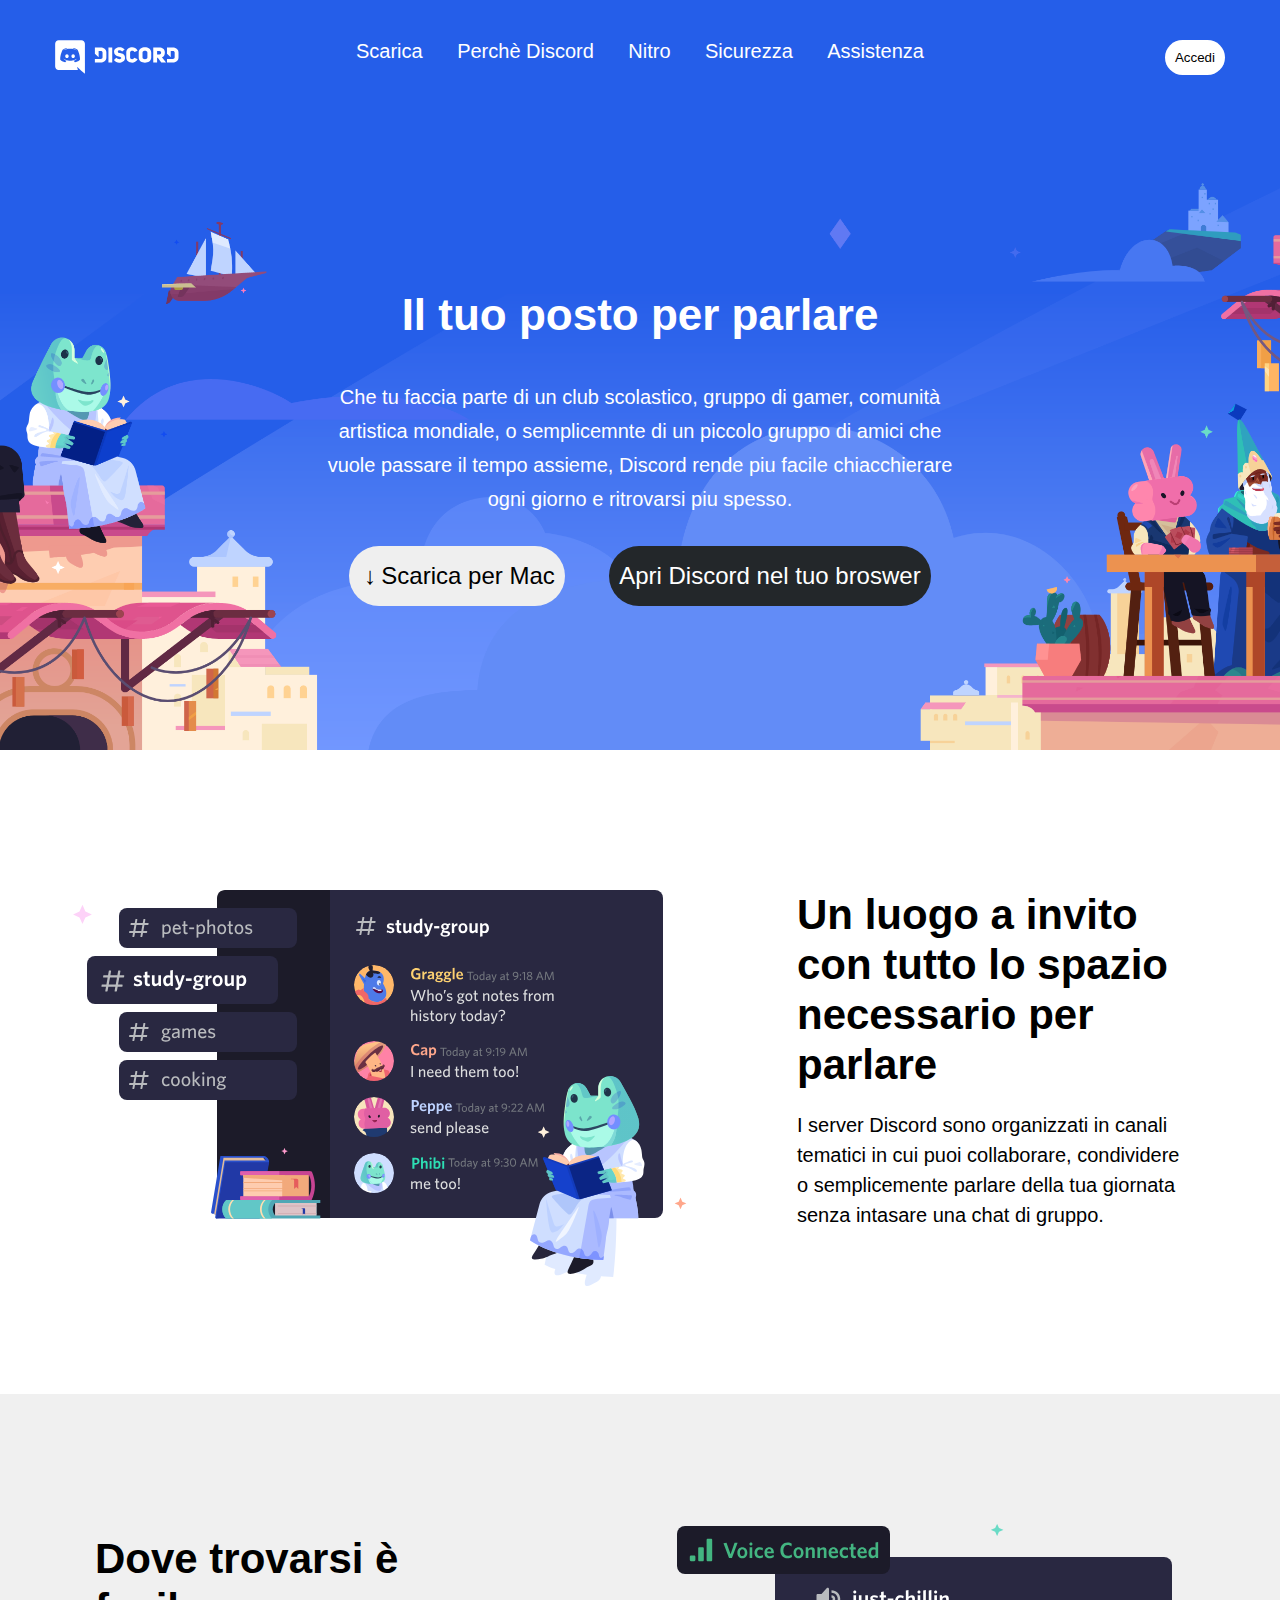
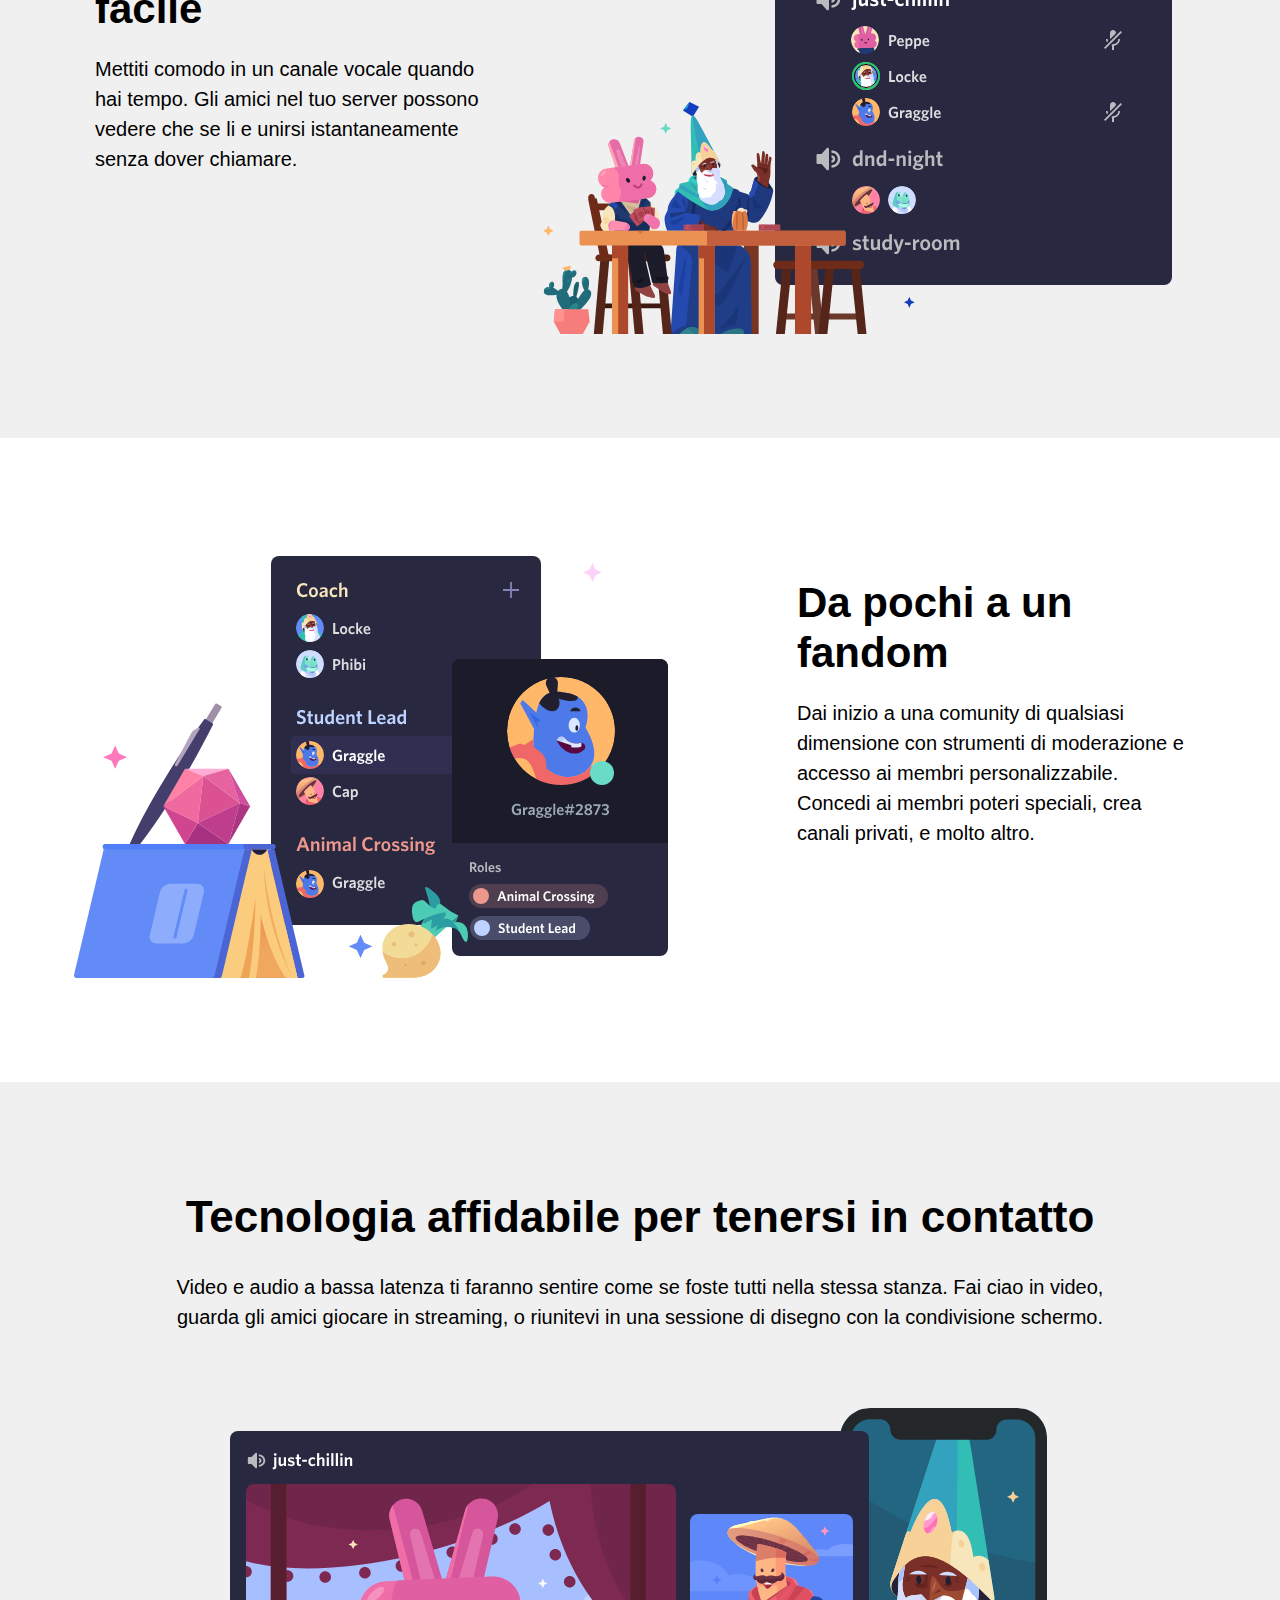
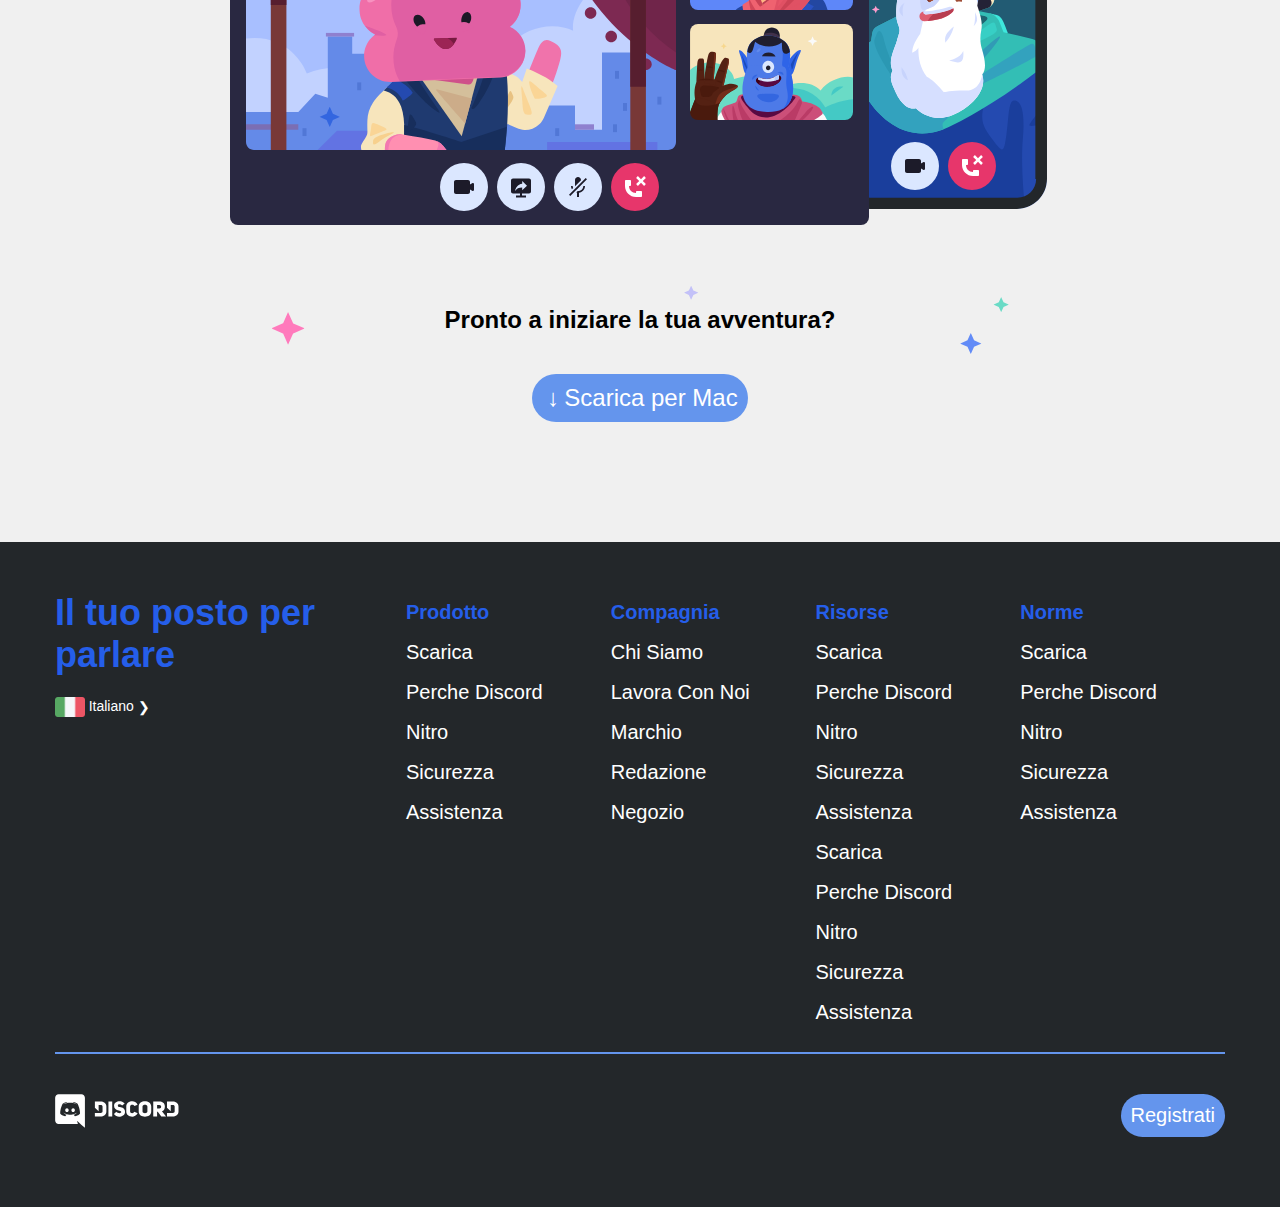
<file: index.html>
<!DOCTYPE html>
<html lang="en">
<head>
    <meta charset="UTF-8">
    <meta http-equiv="X-UA-Compatible" content="IE=edge">
    <meta name="viewport" content="width=device-width, initial-scale=1.0">

    <title>Discord | Il luogo ideale per parlare e ritrovarsi </title>

    <link rel="stylesheet" href="css/style.css">

    <link rel="stylesheet" href="https://cdnjs.cloudflare.com/ajax/libs/font-awesome/6.2.1/css/all.min.css" integrity="sha512-MV7K8+y+gLIBoVD59lQIYicR65iaqukzvf/nwasF0nqhPay5w/9lJmVM2hMDcnK1OnMGCdVK+iQrJ7lzPJQd1w==" crossorigin="anonymous" referrerpolicy="no-referrer" />
</head>
<body>
    <!-- Intestazione della pagina -->
    <header>
        <div class="topbar">
            <div class="logo-column">
                <a href="#"><img src="img/logo.svg" alt="logo discord"></a>
            </div>
            <nav class="menu-column">
                <ul>
                    <li><a href="#">Scarica</a></li>
                    <li><a href="#">Perchè Discord</a></li>
                    <li><a href="#">Nitro</a></li>
                    <li><a href="#">Sicurezza</a></li>
                    <li><a href="#">Assistenza</a></li>
                </ul>
            </nav>
            <div class="login-column">
                <button>Accedi</button>
            </div>
        </div>
        <div id="jumbotron">
            <div class="content">
                <h1>Il tuo posto per parlare</h1>
                <p>Che tu faccia parte di un club scolastico, gruppo di gamer, comunità artistica mondiale, o semplicemnte di un piccolo gruppo di amici che vuole passare il tempo assieme, Discord rende piu facile chiacchierare ogni giorno e ritrovarsi piu spesso.</p>
                <button class="arrow-down-black">Scarica per Mac</button>
                <button class="black">Apri Discord nel tuo broswer</button>
            </div>
        </div>
    </header>

    <!-- Corpo della pagina -->
    <main>
        <section>
            <div class="section-container">
                <div class="big-column">
                    <img src="./img/item1.svg" alt="foto menu discord">
                </div>
                <div class="small-column">
                    <h1>Un luogo a invito con tutto lo spazio necessario per parlare</h1>
                    <p>I server Discord sono organizzati in canali tematici in cui puoi collaborare, condividere o semplicemente parlare della tua giornata senza intasare una chat di gruppo.</p>
                </div>
            </div>
        </section>

        <section class="bg-color">
            <div class="section-container">
                <div class="small-column">
                    <h1>Dove trovarsi è facile</h1>
                    <p>Mettiti comodo in un canale vocale quando hai tempo. Gli amici nel tuo server possono vedere che se li e unirsi istantaneamente senza dover chiamare.</p>
                </div>
                <div class="big-column">
                    <img src="./img/item2.svg" alt="foto menu discord">
                </div>
            </div>
        </section>

        <section>
            <div class="section-container">
                <div class="big-column">
                    <img src="./img/item3.svg" alt="foto menu discord">
                </div>
                <div class="small-column">
                    <h1>Da pochi a un fandom</h1>
                    <p>Dai inizio a una comunity di qualsiasi dimensione con strumenti di moderazione e accesso ai membri personalizzabile. Concedi ai membri poteri speciali, crea canali privati, e molto altro.</p>
                </div>
            </div>
        </section>

        <section class="bg-color">
            <div class="section-container">
                <div class="full-column">
                    <h1>Tecnologia affidabile per tenersi in contatto</h1>
                    <p>Video e audio a bassa latenza ti faranno sentire come se foste tutti nella stessa stanza. Fai ciao in video, guarda gli amici giocare in streaming, o riunitevi in una sessione  di disegno con la condivisione schermo.</p>
                    <img src="./img/item4-big.svg" alt="foto videochiamate discord">
                
                    <h2 class="sfondo">Pronto a iniziare la tua avventura?</h2>
                
                    <button class="arrow-down-white">Scarica per Mac</button>
                </div>
            </div>
        </section>
    </main>

    <!-- Finale della pagina -->
    <footer>
         <div class="container">  
            <div class="footer-top">
                <div class="main-column-footer">
                    <h1>Il tuo posto per parlare</h1>
                    <a class="half-arrow" href="#"> <img src="img/ita.png" alt="bandiera italiana"> Italiano </a>
                    <div class="loghi">
                        <a class="social" href="#"><i class="fa-brands fa-twitter"></i></a>
                            &nbsp;
                        <a class="social" href="#"><i class="fa-brands fa-instagram"></i></a>
                            &nbsp;
                        <a class="social" href="#"><i class="fa-brands fa-square-facebook"></i></a>
                        &nbsp;
                        <a class="social" href="#"><i class="fa-brands fa-youtube"></i></a>
                    </div>
                </div>
                <div class="menu-column-footer">
                    <div class="col">
                        <ul>
                            <li>Prodotto</li>
                            <li><a href="#">Scarica</a></li>
                            <li><a href="#">Perche Discord</a></li>
                            <li><a href="#">Nitro</a></li>
                            <li><a href="#">Sicurezza</a></li>
                            <li><a href="#">Assistenza</a></li>
                        </ul>
                    </div>
                    <div class="col">
                        <ul>
                            <li>Compagnia</li>
                            <li><a href="#">Chi Siamo</a></li>
                            <li><a href="#">Lavora Con Noi</a></li>
                            <li><a href="#">Marchio</a></li>
                            <li><a href="#">Redazione</a></li>
                            <li><a href="#">Negozio</a></li>
                        </ul>
                    </div>
                    <div class="col">
                        <ul>
                            <li>Risorse</li>
                            <li><a href="#">Scarica</a></li>
                            <li><a href="#">Perche Discord</a></li>
                            <li><a href="#">Nitro</a></li>
                            <li><a href="#">Sicurezza</a></li>
                            <li><a href="#">Assistenza</a></li>
                            <li><a href="#">Scarica</a></li>
                            <li><a href="#">Perche Discord</a></li>
                            <li><a href="#">Nitro</a></li>
                            <li><a href="#">Sicurezza</a></li>
                            <li><a href="#">Assistenza</a></li>
                        </ul>
                    </div>
                    <div class="col">
                        <ul>
                            <li>Norme</li>
                            <li><a href="#">Scarica</a></li>
                            <li><a href="#">Perche Discord</a></li>
                            <li><a href="#">Nitro</a></li>
                            <li><a href="#">Sicurezza</a></li>
                            <li><a href="#">Assistenza</a></li>
                        </ul>
                    </div>
                </div>
            </div>
                <hr/>
            <div class="footer-bottom">
                <div class="footer-logo">
                    <a href="#"><img src="img/logo.svg" alt="logo discord"></a>
                </div>
                <div class="footer-register">
                    <button>Registrati</button>
                </div>
            </div>
        </div>
    </footer>
    
</body>
</html>
</file>
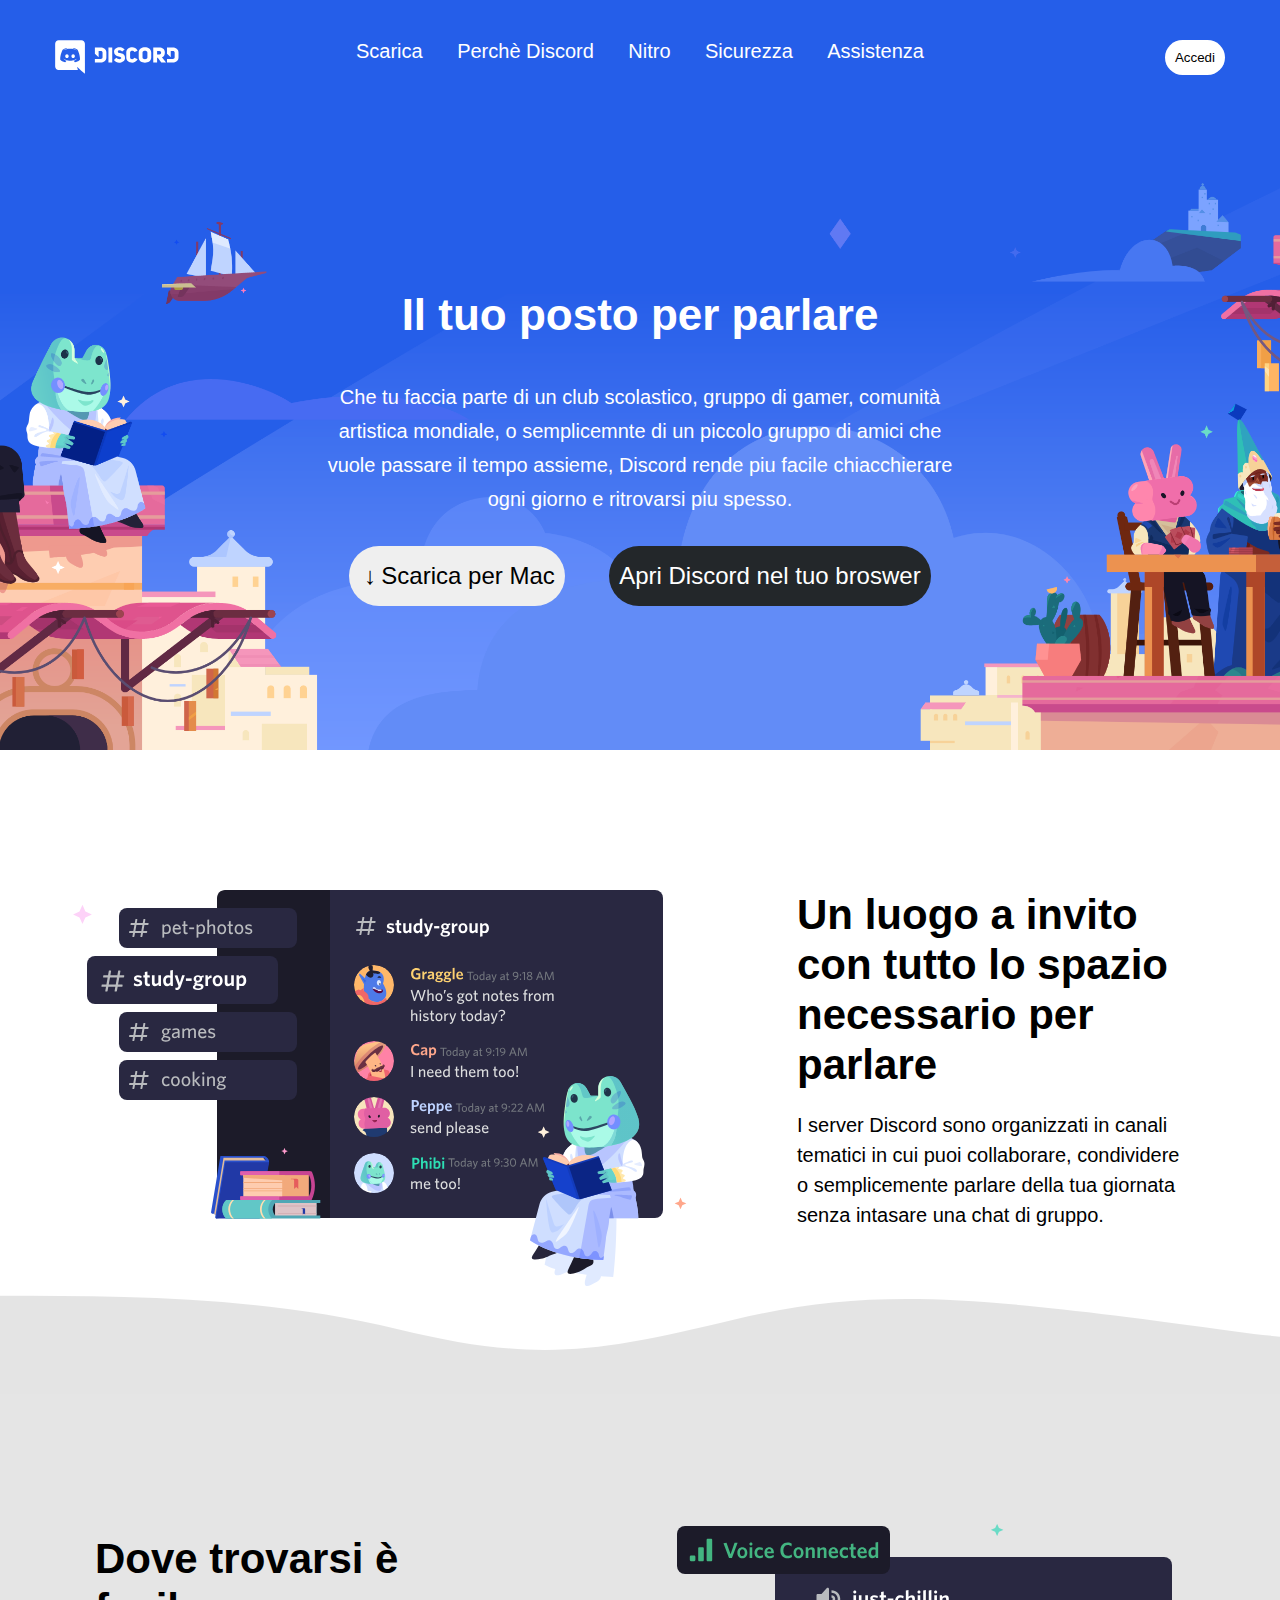
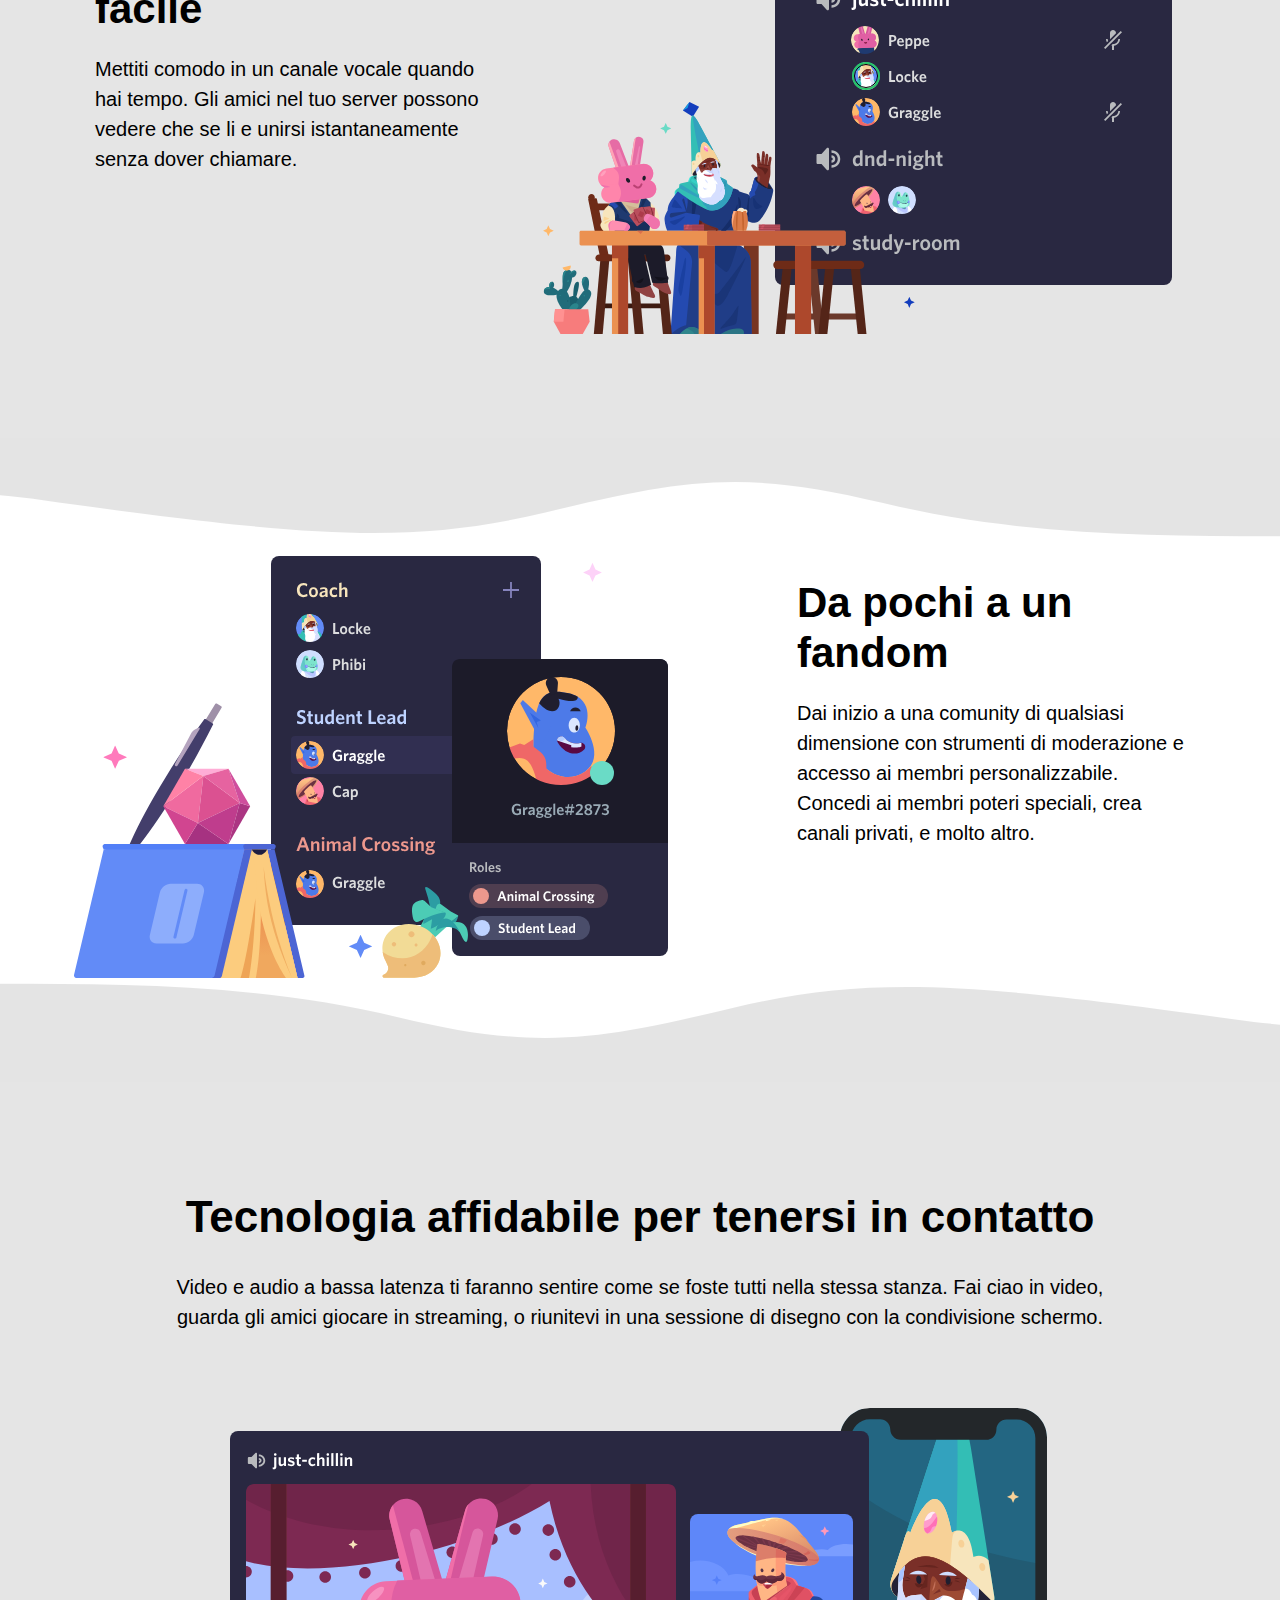
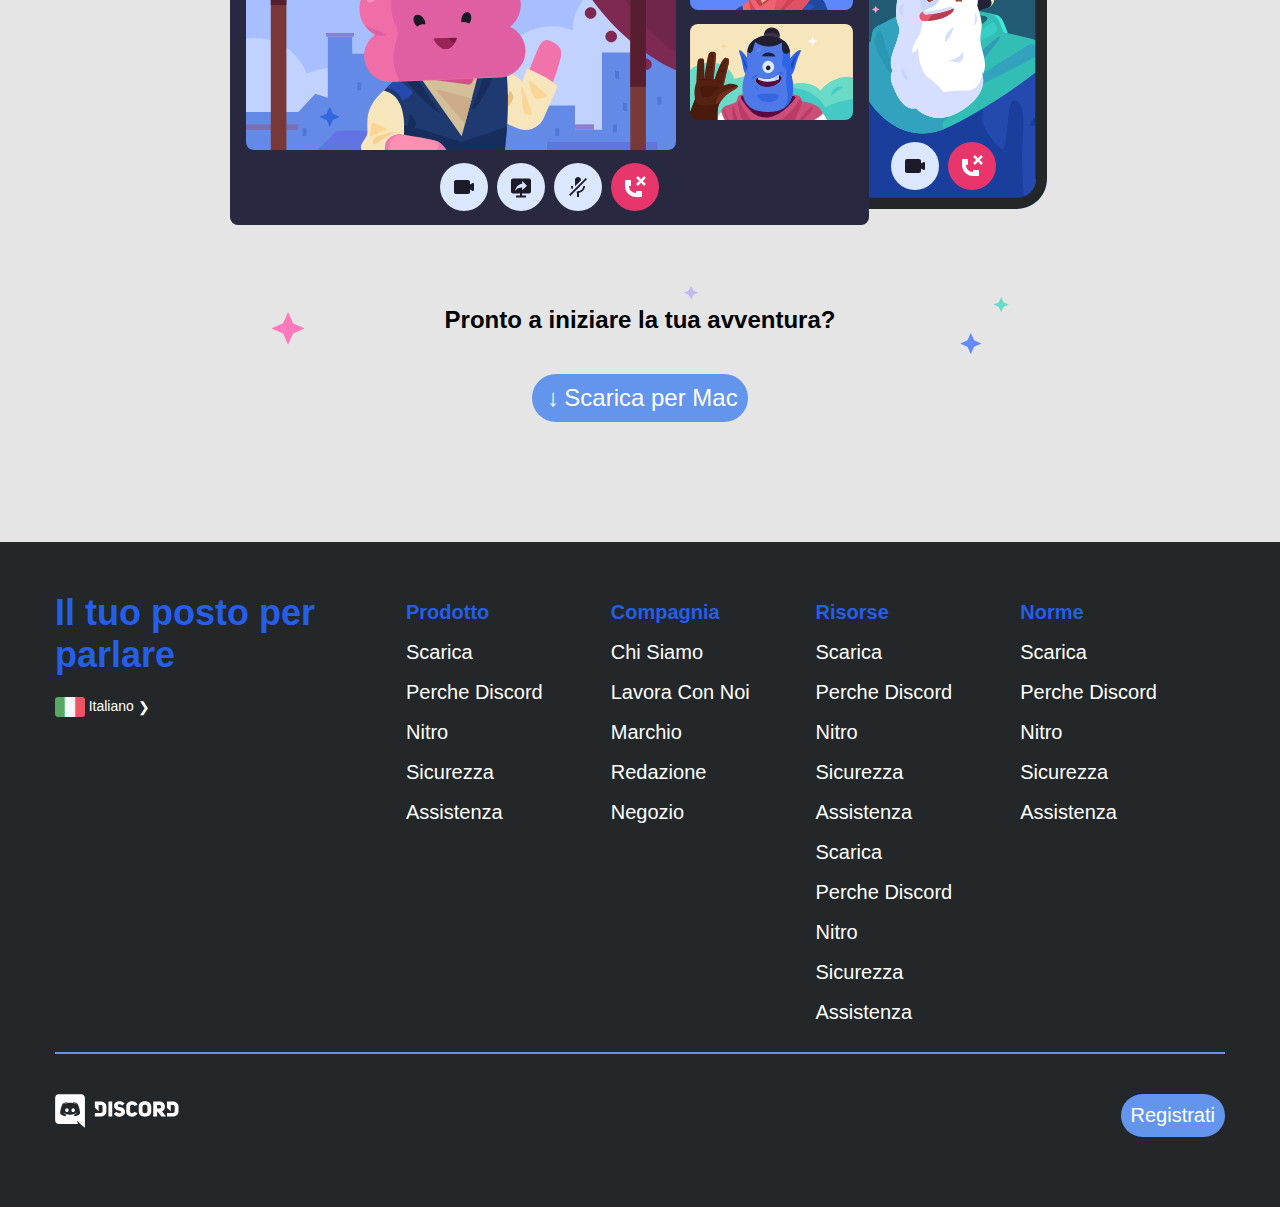
<file: BONUS/index.html>
<!DOCTYPE html>
<html lang="en">
<head>
    <meta charset="UTF-8">
    <meta http-equiv="X-UA-Compatible" content="IE=edge">
    <meta name="viewport" content="width=device-width, initial-scale=1.0">

    <title>Discord | Il luogo ideale per parlare e ritrovarsi </title>

    <link rel="stylesheet" href="css/style.css">

    <link rel="stylesheet" href="https://cdnjs.cloudflare.com/ajax/libs/font-awesome/6.2.1/css/all.min.css" integrity="sha512-MV7K8+y+gLIBoVD59lQIYicR65iaqukzvf/nwasF0nqhPay5w/9lJmVM2hMDcnK1OnMGCdVK+iQrJ7lzPJQd1w==" crossorigin="anonymous" referrerpolicy="no-referrer" />
</head>
<body>
    <!-- Intestazione della pagina -->
    <header>
        <div class="topbar">
            <div class="logo-column">
                <a href="index.html"><img src="img/logo.svg" alt="logo discord"></a>
            </div>
            <nav class="menu-column">
                <ul>
                    <li><a href="scarica.html">Scarica</a></li>
                    <li><a href="scarica.html">Perchè Discord</a></li>
                    <li><a href="scarica.html">Nitro</a></li>
                    <li><a href="scarica.html">Sicurezza</a></li>
                    <li><a href="scarica.html">Assistenza</a></li>
                </ul>
            </nav>
            <div class="login-column">
            </a><button class="shadow"> Accedi </button>
            </div>
        </div>
        <div id="jumbotron">
            <div class="content">
                <h1>Il tuo posto per parlare</h1>
                <p>Che tu faccia parte di un club scolastico, gruppo di gamer, comunità artistica mondiale, o semplicemnte di un piccolo gruppo di amici che vuole passare il tempo assieme, Discord rende piu facile chiacchierare ogni giorno e ritrovarsi piu spesso.</p>
                <button class="shadow arrow-down-black">Scarica per Mac</button>
                <button class="black">Apri Discord nel tuo broswer</button>
            </div>
        </div>
    </header>

    <!-- Corpo della pagina -->
    <main>
        <section class="wave bottom">
            <div class="section-container">
                <div class="big-column">
                    <img src="./img/item1.svg" alt="foto menu discord">
                </div>
                <div class="small-column">
                    <h1>Un luogo a invito con tutto lo spazio necessario per parlare</h1>
                    <p>I server Discord sono organizzati in canali tematici in cui puoi collaborare, condividere o semplicemente parlare della tua giornata senza intasare una chat di gruppo.</p>
                </div>
            </div>
        </section>

        <section class="bg-color">
            <div class="section-container">
                <div class="small-column">
                    <h1>Dove trovarsi è facile</h1>
                    <p>Mettiti comodo in un canale vocale quando hai tempo. Gli amici nel tuo server possono vedere che se li e unirsi istantaneamente senza dover chiamare.</p>
                </div>
                <div class="big-column">
                    <img src="./img/item2.svg" alt="foto menu discord">
                </div>
            </div>
        </section>

        <section class="wave bottom top">
            <div class="section-container">
                <div class="big-column">
                    <img src="./img/item3.svg" alt="foto menu discord">
                </div>
                <div class="small-column">
                    <h1>Da pochi a un fandom</h1>
                    <p>Dai inizio a una comunity di qualsiasi dimensione con strumenti di moderazione e accesso ai membri personalizzabile. Concedi ai membri poteri speciali, crea canali privati, e molto altro.</p>
                </div>
            </div>
        </section>

        <section class="bg-color">
            <div class="section-container">
                <div class="full-column">
                    <h1>Tecnologia affidabile per tenersi in contatto</h1>
                    <p>Video e audio a bassa latenza ti faranno sentire come se foste tutti nella stessa stanza. Fai ciao in video, guarda gli amici giocare in streaming, o riunitevi in una sessione  di disegno con la condivisione schermo.</p>
                    <img src="./img/item4-big.svg" alt="foto videochiamate discord">
                
                    <h2 class="sfondo">Pronto a iniziare la tua avventura?</h2>
                
                    <button class="arrow-down-white">Scarica per Mac</button>
                </div>
            </div>
        </section>
    </main>

    <!-- Finale della pagina -->
    <footer>
         <div class="container">  
            <div class="footer-top">
                <div class="main-column-footer">
                    <h1>Il tuo posto per parlare</h1>
                    <a class="half-arrow" href="#"> <img src="img/ita.png" alt="bandiera italiana"> Italiano </a>
                    <div class="loghi">
                        <a class="social" href="#"><i class="fa-brands fa-twitter"></i></a>
                            &nbsp;
                        <a class="social" href="#"><i class="fa-brands fa-instagram"></i></a>
                            &nbsp;
                        <a class="social" href="#"><i class="fa-brands fa-square-facebook"></i></a>
                        &nbsp;
                        <a class="social" href="#"><i class="fa-brands fa-youtube"></i></a>
                    </div>
                </div>
                <div class="menu-column-footer">
                    <div class="col">
                        <ul>
                            <li>Prodotto</li>
                            <li><a href="#">Scarica</a></li>
                            <li><a href="#">Perche Discord</a></li>
                            <li><a href="#">Nitro</a></li>
                            <li><a href="#">Sicurezza</a></li>
                            <li><a href="#">Assistenza</a></li>
                        </ul>
                    </div>
                    <div class="col">
                        <ul>
                            <li>Compagnia</li>
                            <li><a href="#">Chi Siamo</a></li>
                            <li><a href="#">Lavora Con Noi</a></li>
                            <li><a href="#">Marchio</a></li>
                            <li><a href="#">Redazione</a></li>
                            <li><a href="#">Negozio</a></li>
                        </ul>
                    </div>
                    <div class="col">
                        <ul>
                            <li>Risorse</li>
                            <li><a href="#">Scarica</a></li>
                            <li><a href="#">Perche Discord</a></li>
                            <li><a href="#">Nitro</a></li>
                            <li><a href="#">Sicurezza</a></li>
                            <li><a href="#">Assistenza</a></li>
                            <li><a href="#">Scarica</a></li>
                            <li><a href="#">Perche Discord</a></li>
                            <li><a href="#">Nitro</a></li>
                            <li><a href="#">Sicurezza</a></li>
                            <li><a href="#">Assistenza</a></li>
                        </ul>
                    </div>
                    <div class="col">
                        <ul>
                            <li>Norme</li>
                            <li><a href="#">Scarica</a></li>
                            <li><a href="#">Perche Discord</a></li>
                            <li><a href="#">Nitro</a></li>
                            <li><a href="#">Sicurezza</a></li>
                            <li><a href="#">Assistenza</a></li>
                        </ul>
                    </div>
                </div>
            </div>
                <hr/>
            <div class="footer-bottom">
                <div class="footer-logo">
                    <a href="index.html"><img src="img/logo.svg" alt="logo discord"></a>
                </div>
                <div class="footer-register">
                    <button class="shadow"> Registrati </button>
                </div>
            </div>
        </div>
    </footer>
    
</body>
</html>
</file>
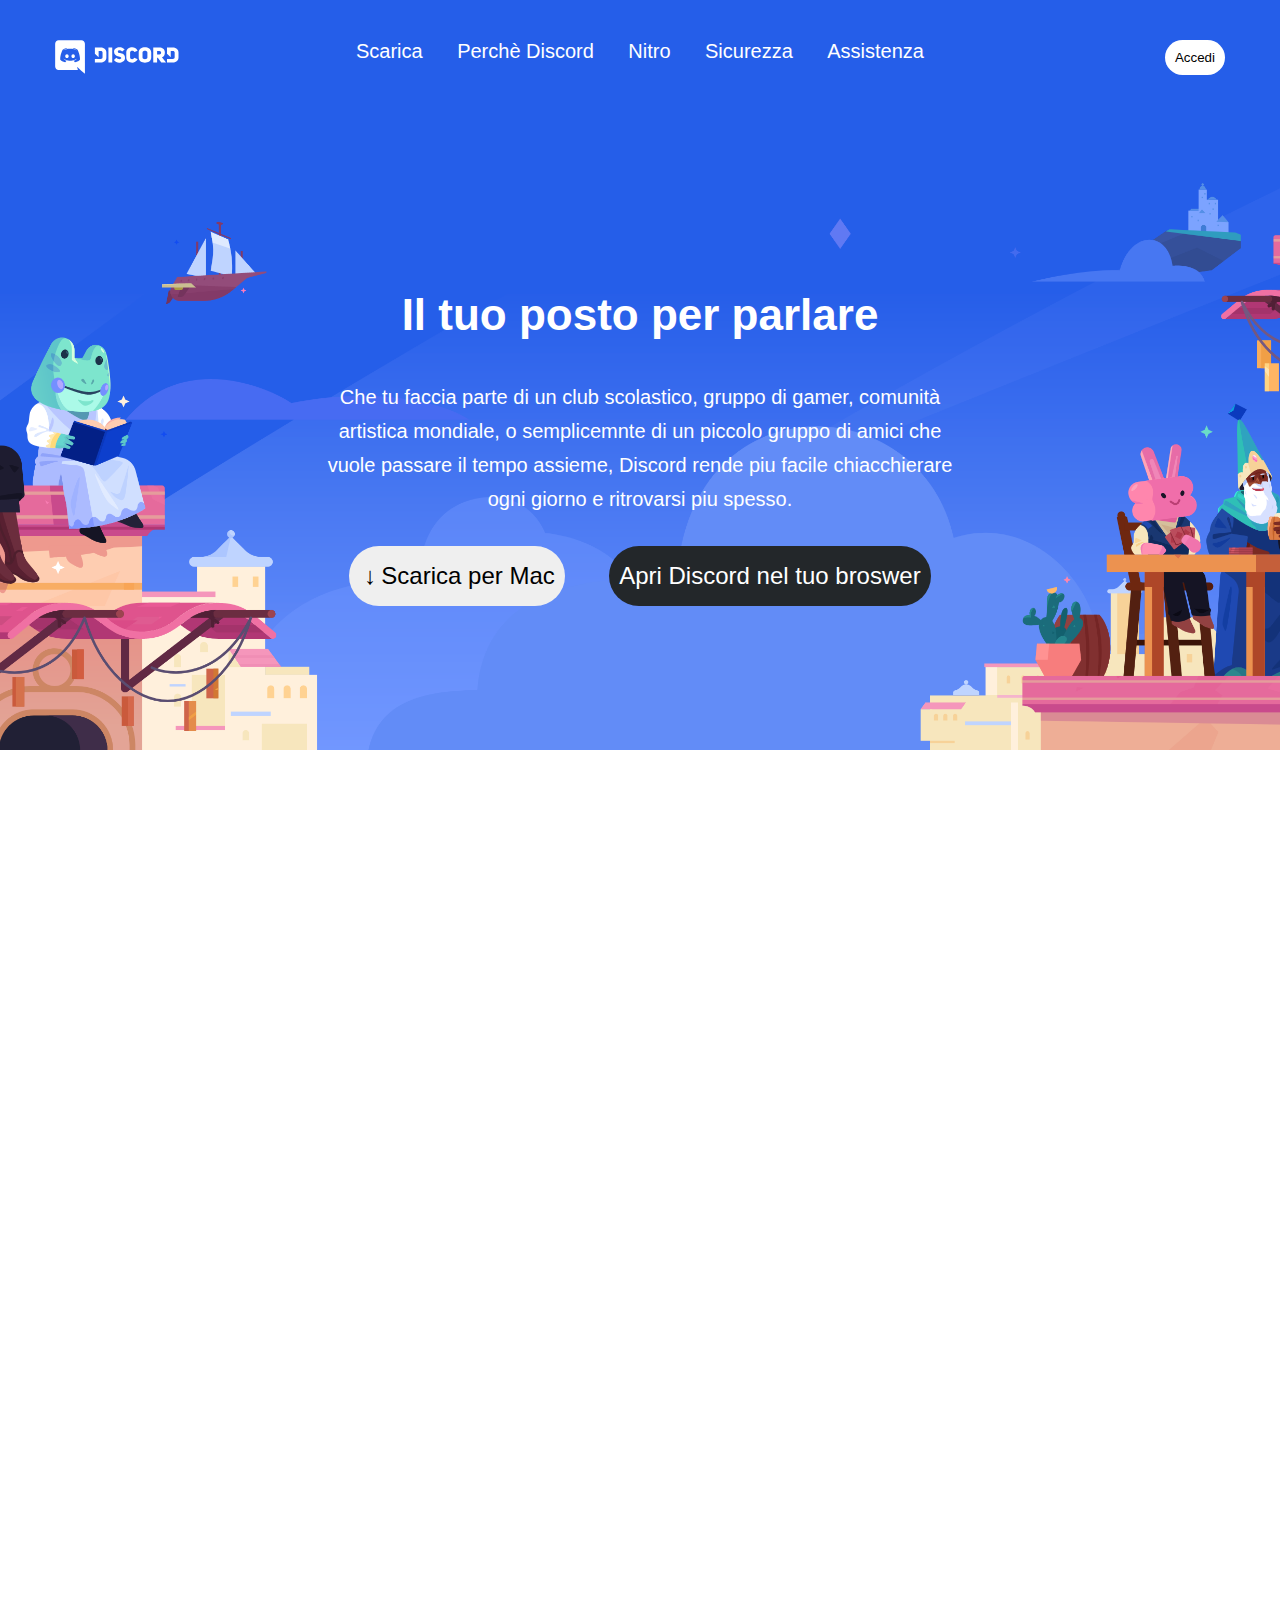
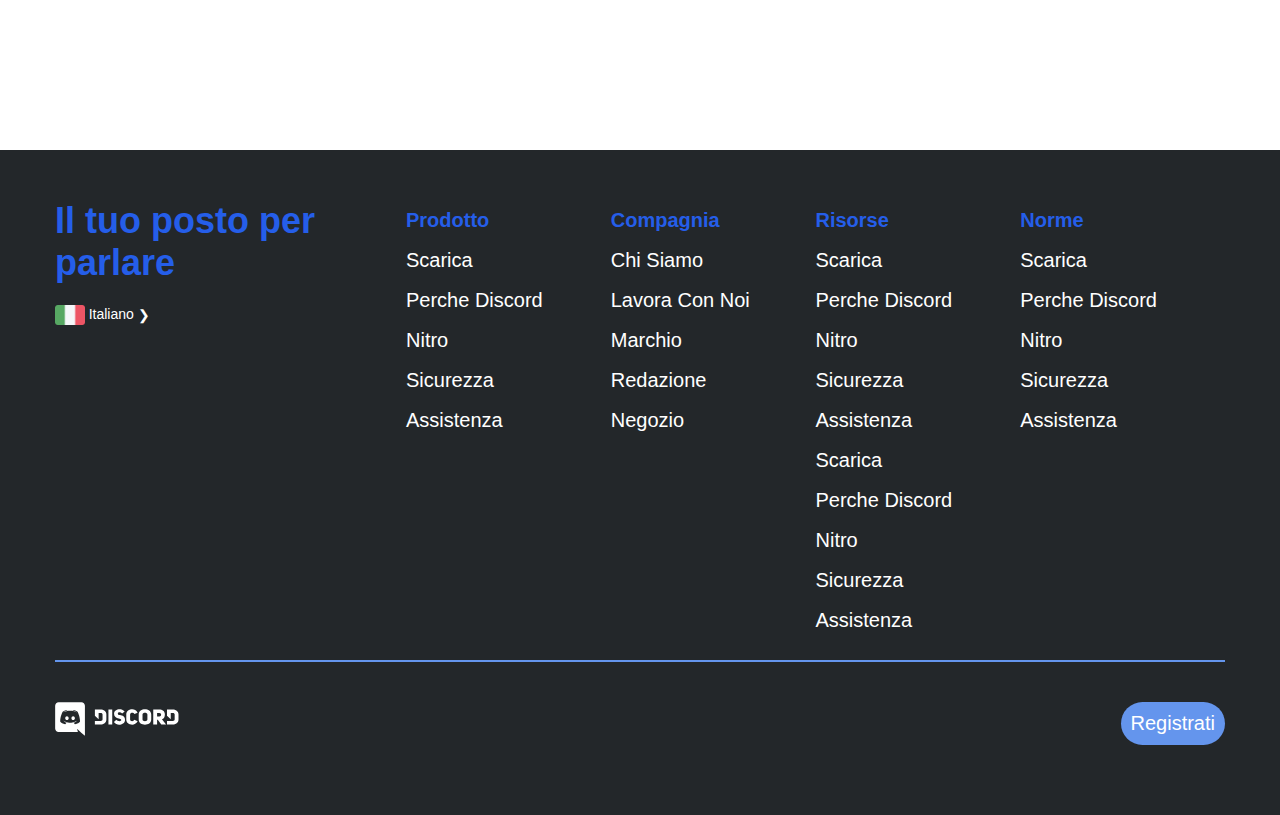
<file: BONUS/scarica.html>
<!DOCTYPE html>
<html lang="en">
<head>
    <meta charset="UTF-8">
    <meta http-equiv="X-UA-Compatible" content="IE=edge">
    <meta name="viewport" content="width=device-width, initial-scale=1.0">
    <title>Home | Discover section </title>

    <link rel="stylesheet" href="css/scarica.css">

    <link rel="stylesheet" href="https://cdnjs.cloudflare.com/ajax/libs/font-awesome/6.2.1/css/all.min.css" integrity="sha512-MV7K8+y+gLIBoVD59lQIYicR65iaqukzvf/nwasF0nqhPay5w/9lJmVM2hMDcnK1OnMGCdVK+iQrJ7lzPJQd1w==" crossorigin="anonymous" referrerpolicy="no-referrer" />
</head>
<body>
    <header>
        <div class="topbar">
            <div class="logo-column">
                <a href="index.html"><img src="img/logo.svg" alt="logo discord"></a>
            </div>
            <nav class="menu-column">
                <ul>
                    <li><a href="scarica.html">Scarica</a></li>
                    <li><a href="#">Perchè Discord</a></li>
                    <li><a href="#">Nitro</a></li>
                    <li><a href="#">Sicurezza</a></li>
                    <li><a href="#">Assistenza</a></li>
                </ul>
            </nav>
            <div class="login-column">
            </a><button class="shadow"> Accedi </button>
            </div>
        </div>
        <div id="jumbotron">
            <div class="content">
                <h1>Il tuo posto per parlare</h1>
                <p>Che tu faccia parte di un club scolastico, gruppo di gamer, comunità artistica mondiale, o semplicemnte di un piccolo gruppo di amici che vuole passare il tempo assieme, Discord rende piu facile chiacchierare ogni giorno e ritrovarsi piu spesso.</p>
                <button class="shadow arrow-down-black">Scarica per Mac</button>
                <button class="black">Apri Discord nel tuo broswer</button>
            </div>
        </div>
    </header>

    <main>
        
    </main>

    <footer>
        <div class="container">  
           <div class="footer-top">
               <div class="main-column-footer">
                   <h1>Il tuo posto per parlare</h1>
                   <a class="half-arrow" href="#"> <img src="img/ita.png" alt="bandiera italiana"> Italiano </a>
                   <div class="loghi">
                       <a class="social" href="#"><i class="fa-brands fa-twitter"></i></a>
                           &nbsp;
                       <a class="social" href="#"><i class="fa-brands fa-instagram"></i></a>
                           &nbsp;
                       <a class="social" href="#"><i class="fa-brands fa-square-facebook"></i></a>
                       &nbsp;
                       <a class="social" href="#"><i class="fa-brands fa-youtube"></i></a>
                   </div>
               </div>
               <div class="menu-column-footer">
                   <div class="col">
                       <ul>
                           <li>Prodotto</li>
                           <li><a href="#">Scarica</a></li>
                           <li><a href="#">Perche Discord</a></li>
                           <li><a href="#">Nitro</a></li>
                           <li><a href="#">Sicurezza</a></li>
                           <li><a href="#">Assistenza</a></li>
                       </ul>
                   </div>
                   <div class="col">
                       <ul>
                           <li>Compagnia</li>
                           <li><a href="#">Chi Siamo</a></li>
                           <li><a href="#">Lavora Con Noi</a></li>
                           <li><a href="#">Marchio</a></li>
                           <li><a href="#">Redazione</a></li>
                           <li><a href="#">Negozio</a></li>
                       </ul>
                   </div>
                   <div class="col">
                       <ul>
                           <li>Risorse</li>
                           <li><a href="#">Scarica</a></li>
                           <li><a href="#">Perche Discord</a></li>
                           <li><a href="#">Nitro</a></li>
                           <li><a href="#">Sicurezza</a></li>
                           <li><a href="#">Assistenza</a></li>
                           <li><a href="#">Scarica</a></li>
                           <li><a href="#">Perche Discord</a></li>
                           <li><a href="#">Nitro</a></li>
                           <li><a href="#">Sicurezza</a></li>
                           <li><a href="#">Assistenza</a></li>
                       </ul>
                   </div>
                   <div class="col">
                       <ul>
                           <li>Norme</li>
                           <li><a href="#">Scarica</a></li>
                           <li><a href="#">Perche Discord</a></li>
                           <li><a href="#">Nitro</a></li>
                           <li><a href="#">Sicurezza</a></li>
                           <li><a href="#">Assistenza</a></li>
                       </ul>
                   </div>
               </div>
           </div>
               <hr/>
           <div class="footer-bottom">
               <div class="footer-logo">
                   <a href="index.html"><img src="img/logo.svg" alt="logo discord"></a>
               </div>
               <div class="footer-register">
                   <button class="shadow"> Registrati </button>
               </div>
           </div>
       </div>
   </footer>
    
</body>
</html>
</file>
<file: css/style.css>
/* Style */
/* CSS reset */
*{
    margin: 0;
    padding: 0;
    box-sizing: border-box;
}

/* Regole CSS */
body {
    font-family: sans-serif;
}
li > a {
    text-decoration: none;
    color: white;
    font-size: 20px;
}
button {
    border-radius: 30px;
    padding: 10px;
    border: none;
}
header {
    background-color: rgb(37, 94, 233);
}
.topbar {
    height: 100px;
    display: flex;
    max-width: 1170px;
    margin: auto;
    padding: 20px 0;
}
.logo-column {
    width: 20%;
    padding: 20px 0;
}
.menu-column {
    width: 60%;
    padding: 20px 0;
}
.topbar ul {
    list-style: none;
    text-align: center;
}
.topbar li {
    padding: 0 15px;
    display: inline-block;
}
.login-column {
    width: 20%;
    text-align: right;
    padding: 20px 0;
}
.login-column button {
    background-color: white;
}
#jumbotron {
    background-image: url(../img/jumbo.png);
    background-size: cover;
    background-repeat: no-repeat;
    background-position: bottom;
    height: 650px;
    padding: 50px 0;
}
#jumbotron .content {
    height: 100%;
    width: 50%;
    margin: auto;
    text-align: center;
    padding: 100px 0;
}
#jumbotron h1{
    color: white;
    font-size: 44px;
    margin: 40px 0;
}
#jumbotron p{
    color: white;
    font-size: 20px;
    line-height: 34px;
    margin-bottom: 30px;
}
#jumbotron button {
    font-size: 24px;
    margin: 0px 20px;
    padding: 16px 10px;
}
.arrow-down-black::before {
    content: '\2193';
    padding: 5px;
    font-size: 24px;
}
button.black {
    background-color: rgb(35, 39, 42);
    color: white;
}

/* MAIN */
main section {
    padding: 50px 0;
}
.section-container {
    max-width: 1170px;
    margin: 50px auto;
    display: flex;
}
.big-column {
    width: 60%;
}
.small-column {
    width: 40%;
    padding: 40px;
}
.small-column h1 {
    font-size: 42px;
    line-height: 50px;
    margin-bottom: 20px;
}
.small-column p {
    font-size: 20px;
    line-height: 30px;
}
.bg-color {
    background-color: rgb(240, 240, 240);
}
.full-column {
    width: 100%;
    text-align: center;
}
.full-column h1{
    color: black;
    font-size: 44px;
    padding: 10px 0;
}
.full-column p{
    font-size: 20px;
    padding: 20px 100px;
    line-height: 30px;
}
.full-column .sfondo {
    padding: 20px 0;
    font-size: 24px;
    background-image: url(../img/stars.svg);
    background-size: contain;
    background-position: center;
    background-repeat: no-repeat;
}
.full-column button {
    color: white;
    background-color:cornflowerblue;
    margin: 20px  0px;
    font-size: 24px;
}
.arrow-down-white::before {
    content: '\2193';
    color: white;
    padding: 5px;
    font-size: 24px;
}

/* FOOTER */
footer{
    background-color: rgb(35, 39, 42);
    padding: 50px 0;
}
.container {
    max-width: 1170px;
    margin: auto;
}
.footer-top {
    display: flex;
    color: white;
}
.footer-top .main-column-footer {
    width: 30%;
}
.footer-top .menu-column-footer {
    width: 70%;
    display: flex;
}
.menu-column-footer > div{
    width: calc(100% / 4);
}
.main-column-footer h1 {
    font-size: 36px;
    color: rgb(37, 94, 233);
    margin-bottom: 20px;
}
.main-column-footer img {
    height: 20px;
    line-height: 20px;
    vertical-align: middle;
}
.main-column-footer a{
    text-decoration: none;
    color: white;
    font-size: 14px;
    line-height: 20px;
    vertical-align: middle;
}
.main-column-footer .half-arrow::after{
    content:'\276F';   
    line-height: 20px;
    vertical-align: middle;
}
.loghi {
    padding: 20px 20px 0 0;
}
.main-column-footer .social {
    font-size: 20px;
}
.col ul {
    list-style: none;
    font-size: 20px;
    line-height: 40px;
}
.col li:first-child {
    color: rgb(37, 94, 233);
    font-weight: bold;
}
footer hr {
    margin: 20px 0;
    border: 1px solid cornflowerblue;
}
.footer-bottom {
    display: flex;
    justify-content: space-between;
    padding: 20px 0;
}
.footer-register button{
    background-color: cornflowerblue;
    color: white;
    font-size: 20px;
}
</file>
<file: BONUS/css/style.css>
/* Style */
/* CSS reset */
*{
    margin: 0;
    padding: 0;
    box-sizing: border-box;
}

/* Regole CSS */
body {
    font-family: sans-serif;
}
li > a {
    text-decoration: none;
    color: white;
    font-size: 20px;
}
button {
    border-radius: 30px;
    padding: 10px;
    border: none;
}
header {
    background-color: rgb(37, 94, 233);
}
.topbar {
    height: 100px;
    display: flex;
    max-width: 1170px;
    margin: auto;
    padding: 20px 0;
}
.logo-column {
    width: 20%;
    padding: 20px 0;
}
.menu-column {
    width: 60%;
    padding: 20px 0;
}
.topbar ul {
    list-style: none;
    text-align: center;
}
.topbar li {
    padding: 0 15px;
    display: inline-block;
}
.menu-column li:hover {
    text-decoration: underline;
}
.login-column {
    width: 20%;
    text-align: right;
    padding: 20px 0;
}
.login-column button {
    background-color: white;
}
.login-column .shadow:hover {
    color: blueviolet;
    box-shadow: 0px 0px 10px 0px blueviolet;
    cursor: pointer;
}
#jumbotron {
    background-image: url(../img/jumbo.png);
    background-size: cover;
    background-repeat: no-repeat;
    background-position: bottom;
    height: 650px;
    padding: 50px 0;
}
#jumbotron .content {
    height: 100%;
    width: 50%;
    margin: auto;
    text-align: center;
    padding: 100px 0;
}
#jumbotron h1{
    color: white;
    font-size: 44px;
    margin: 40px 0;
}
#jumbotron p{
    color: white;
    font-size: 20px;
    line-height: 34px;
    margin-bottom: 30px;
}
#jumbotron button {
    font-size: 24px;
    margin: 0px 20px;
    padding: 16px 10px;
}
#jumbotron .shadow:hover {
    color: blueviolet;
    box-shadow: 0px 0px 10px 0px blueviolet;
    cursor: pointer;
}
.arrow-down-black::before {
    content: '\2193';
    padding: 5px;
    font-size: 24px;
}
button.black {
    background-color: rgb(35, 39, 42);
    color: white;
}
#jumbotron .black:hover {
    background-color: #333;
    box-shadow: 0px 0px 10px 0px #333;
    cursor: pointer;
}

/* MAIN */
main section {
    padding: 50px 0;
}
.section-container {
    max-width: 1170px;
    margin: 50px auto;
    display: flex;
}
.big-column {
    width: 60%;
}
.small-column {
    width: 40%;
    padding: 40px;
}
.wave {
    position: relative;
}
.wave.bottom:before {
    content: "";
	position: absolute;
	bottom: 0;
	left: 0;
	width: 100%;
    height: 100px;
	background: url(../img/wave.svg);
	background-size: cover;
	background-repeat: no-repeat;
    opacity: 0.1;
}
.wave.top:after{
    content: "";
	position: absolute;
	top: 0;
	left: 0;
	width: 100%;
    height: 100px;
	background: url(../img/wave.svg);
	background-size: cover;
	background-repeat: no-repeat;
    opacity: 0.1;
    transform: rotate(0.5turn);
}
.small-column h1 {
    font-size: 42px;
    line-height: 50px;
    margin-bottom: 20px;
}
.small-column p {
    font-size: 20px;
    line-height: 30px;
}
.bg-color {
    background-color: rgba(0, 0, 0, 0.1)
}
.full-column {
    width: 100%;
    text-align: center;
}
.full-column h1{
    color: black;
    font-size: 44px;
    padding: 10px 0;
}
.full-column p{
    font-size: 20px;
    padding: 20px 100px;
    line-height: 30px;
}
.full-column .sfondo {
    padding: 20px 0;
    font-size: 24px;
    background-image: url(../img/stars.svg);
    background-size: contain;
    background-position: center;
    background-repeat: no-repeat;
}
.full-column button {
    color: white;
    background-color:cornflowerblue;
    margin: 20px  0px;
    font-size: 24px;
}
.arrow-down-white::before {
    content: '\2193';
    color: white;
    padding: 5px;
    font-size: 24px;
}
.arrow-down-white:hover {
    background-color: rgb(125, 164, 236);
    box-shadow: 0px 0px 10px 0px lightgray;
    cursor: pointer;
}

/* FOOTER */
footer{
    background-color: rgb(35, 39, 42);
    padding: 50px 0;
}
.container {
    max-width: 1170px;
    margin: auto;
}
.footer-top {
    display: flex;
    color: white;
}
.footer-top .main-column-footer {
    width: 30%;
}
.footer-top .menu-column-footer {
    width: 70%;
    display: flex;
}
.menu-column-footer > div{
    width: calc(100% / 4);
}
.main-column-footer h1 {
    font-size: 36px;
    color: rgb(37, 94, 233);
    margin-bottom: 20px;
}
.main-column-footer img {
    height: 20px;
    line-height: 20px;
    vertical-align: middle;
}
.main-column-footer a{
    text-decoration: none;
    color: white;
    font-size: 14px;
    line-height: 20px;
    vertical-align: middle;
}
.main-column-footer .half-arrow::after{
    content:'\276F';   
    line-height: 20px;
    vertical-align: middle;
}
.loghi {
    padding: 20px 20px 0 0;
}
.main-column-footer .social {
    font-size: 20px;
}
.col ul {
    list-style: none;
    font-size: 20px;
    line-height: 40px;
}
.col li:first-child {
    color: rgb(37, 94, 233);
    font-weight: bold;
}
.col li:hover{
    text-decoration: underline;
}
footer hr {
    margin: 20px 0;
    border: 1px solid cornflowerblue;
}
.footer-bottom {
    display: flex;
    justify-content: space-between;
    padding: 20px 0;
}
.footer-register button{
    background-color: cornflowerblue;
    color: white;
    font-size: 20px;
}
.footer-register .shadow:hover {
    background-color: rgb(125, 164, 236);
    box-shadow: 0px 0px 10px 0px #333;
    cursor: pointer;
}
</file>
<file: BONUS/css/scarica.css>
/* Style */
/* CSS reset */
*{
    margin: 0;
    padding: 0;
    box-sizing: border-box;
}

/* Regole CSS */
body {
    font-family: sans-serif;
}
li > a {
    text-decoration: none;
    color: white;
    font-size: 20px;
}
button {
    border-radius: 30px;
    padding: 10px;
    border: none;
}
header {
    background-color: rgb(37, 94, 233);
}
.topbar {
    height: 100px;
    display: flex;
    max-width: 1170px;
    margin: auto;
    padding: 20px 0;
}
.logo-column {
    width: 20%;
    padding: 20px 0;
}
.menu-column {
    width: 60%;
    padding: 20px 0;
}
.topbar ul {
    list-style: none;
    text-align: center;
}
.topbar li {
    padding: 0 15px;
    display: inline-block;
}
.menu-column li:hover {
    text-decoration: underline;
}
.login-column {
    width: 20%;
    text-align: right;
    padding: 20px 0;
}
.login-column button {
    background-color: white;
}
.login-column .shadow:hover {
    color: blueviolet;
    box-shadow: 0px 0px 10px 0px blueviolet;
    cursor: pointer;
}
#jumbotron {
    background-image: url(../img/jumbo.png);
    background-size: cover;
    background-repeat: no-repeat;
    background-position: bottom;
    height: 650px;
    padding: 50px 0;
}
#jumbotron .content {
    height: 100%;
    width: 50%;
    margin: auto;
    text-align: center;
    padding: 100px 0;
}
#jumbotron h1{
    color: white;
    font-size: 44px;
    margin: 40px 0;
}
#jumbotron p{
    color: white;
    font-size: 20px;
    line-height: 34px;
    margin-bottom: 30px;
}
#jumbotron button {
    font-size: 24px;
    margin: 0px 20px;
    padding: 16px 10px;
}
#jumbotron .shadow:hover {
    color: blueviolet;
    box-shadow: 0px 0px 10px 0px blueviolet;
    cursor: pointer;
}
.arrow-down-black::before {
    content: '\2193';
    padding: 5px;
    font-size: 24px;
}
button.black {
    background-color: rgb(35, 39, 42);
    color: white;
}
#jumbotron .black:hover {
    background-color: #333;
    box-shadow: 0px 0px 10px 0px #333;
    cursor: pointer;
}

/* MAIN */
main {
    height: 1000px;
}

/* FOOTER */
footer{
    background-color: rgb(35, 39, 42);
    padding: 50px 0;
}
.container {
    max-width: 1170px;
    margin: auto;
}
.footer-top {
    display: flex;
    color: white;
}
.footer-top .main-column-footer {
    width: 30%;
}
.footer-top .menu-column-footer {
    width: 70%;
    display: flex;
}
.menu-column-footer > div{
    width: calc(100% / 4);
}
.main-column-footer h1 {
    font-size: 36px;
    color: rgb(37, 94, 233);
    margin-bottom: 20px;
}
.main-column-footer img {
    height: 20px;
    line-height: 20px;
    vertical-align: middle;
}
.main-column-footer a{
    text-decoration: none;
    color: white;
    font-size: 14px;
    line-height: 20px;
    vertical-align: middle;
}
.main-column-footer .half-arrow::after{
    content:'\276F';   
    line-height: 20px;
    vertical-align: middle;
}
.loghi {
    padding: 20px 20px 0 0;
}
.main-column-footer .social {
    font-size: 20px;
}
.col ul {
    list-style: none;
    font-size: 20px;
    line-height: 40px;
}
.col li:first-child {
    color: rgb(37, 94, 233);
    font-weight: bold;
}
.col li:hover{
    text-decoration: underline;
}
footer hr {
    margin: 20px 0;
    border: 1px solid cornflowerblue;
}
.footer-bottom {
    display: flex;
    justify-content: space-between;
    padding: 20px 0;
}
.footer-register button{
    background-color: cornflowerblue;
    color: white;
    font-size: 20px;
}
.footer-register .shadow:hover {
    background-color: rgb(125, 164, 236);
    box-shadow: 0px 0px 10px 0px #333;
    cursor: pointer;
}
</file>
